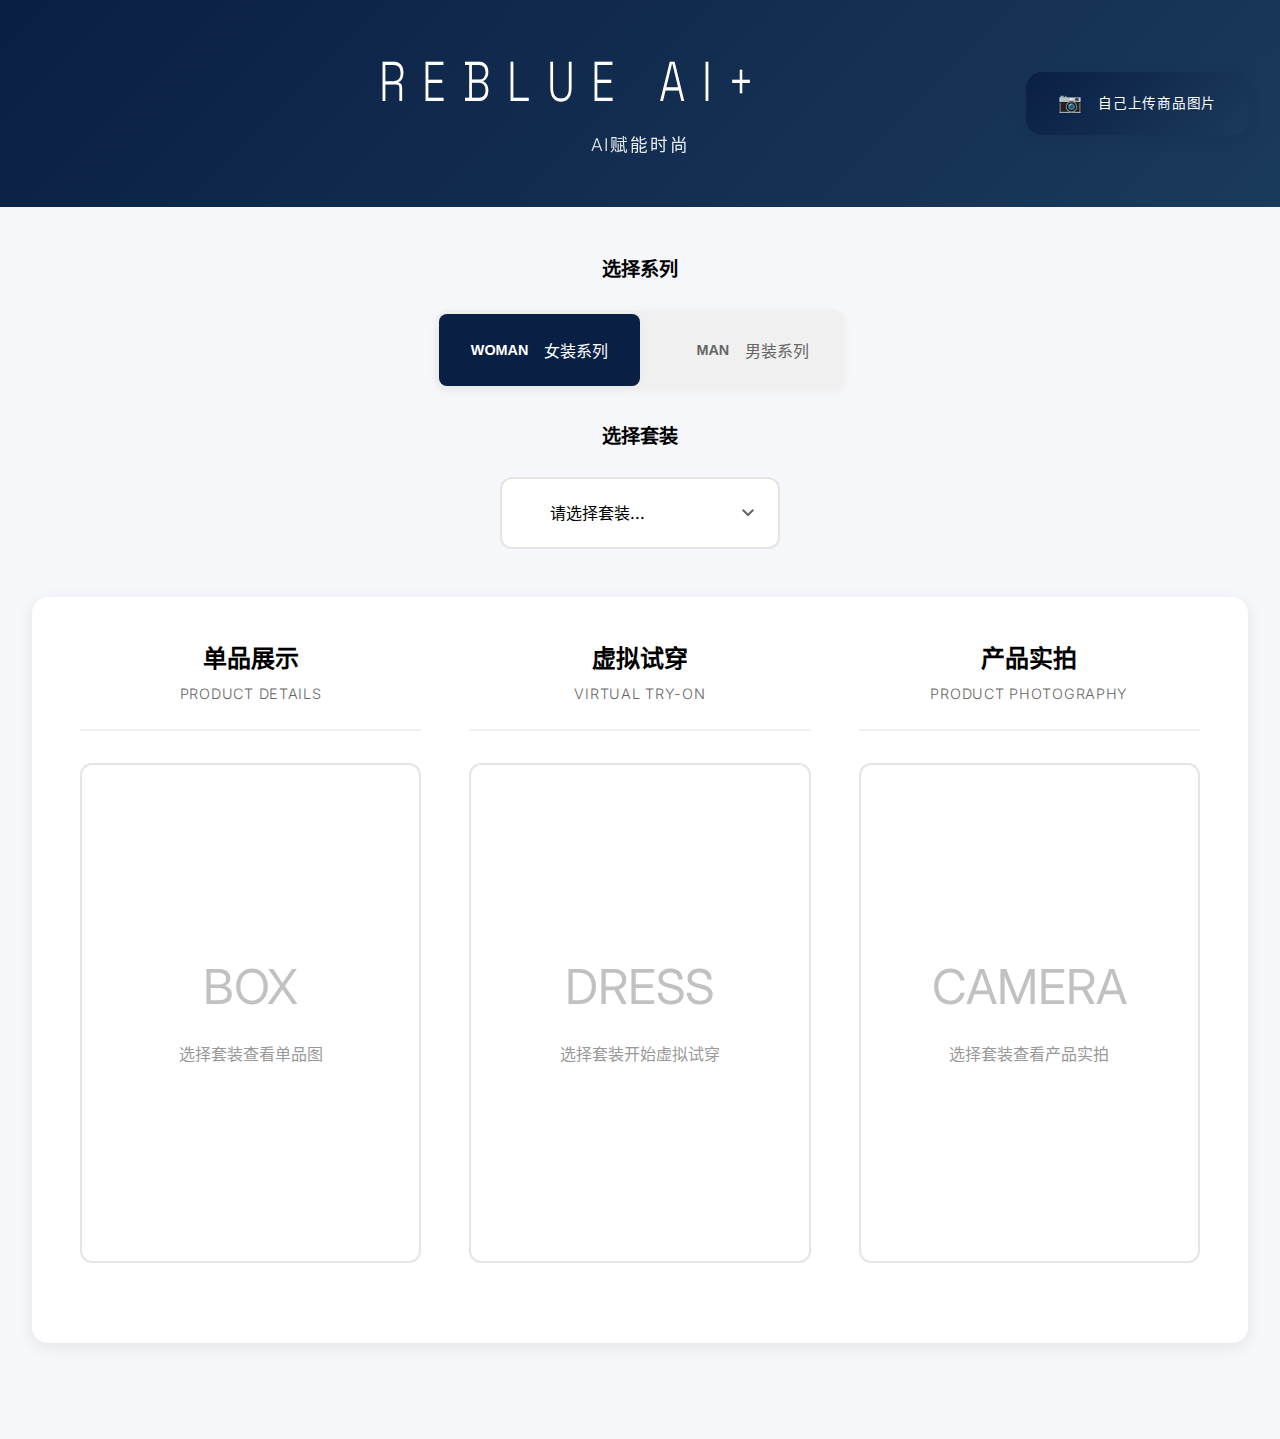
<file: index.html>
<!DOCTYPE html>
<html lang="zh-CN">
<head>
    <meta charset="UTF-8">
    <meta name="viewport" content="width=device-width, initial-scale=1.0">
    <title>REBLUE AI+ | AI赋能时尚</title>
    <link rel="preconnect" href="https://fonts.googleapis.com">
    <link rel="preconnect" href="https://fonts.gstatic.com" crossorigin>
    <link href="https://fonts.googleapis.com/css2?family=Inter:wght@300;400;500;600;700&family=Space+Grotesk:wght@400;500;600;700&family=JetBrains+Mono:wght@400;500&display=swap" rel="stylesheet">
    <link rel="stylesheet" href="styles.css">
</head>
<body>
    <header class="header">
        <div class="header-content">
            <div class="header-left">
                <!-- 左侧预留空间 -->
            </div>
            
            <div class="header-center">
                <h1 class="logo">REBLUE AI+</h1>
                <p class="subtitle">AI赋能时尚</p>
            </div>
            
            <div class="header-right">
                <a href="https://fashn-tryon4.vercel.app/" target="_blank" class="upload-btn">
                    <span class="upload-icon">📷</span>
                    <span class="upload-text">自己上传商品图片</span>
                </a>
            </div>
        </div>
    </header>

    <main class="main-container">
        <!-- 性别选择器 -->
        <div class="gender-selector">
            <div class="gender-container">
                <label class="gender-label">选择系列</label>
                <div class="gender-buttons">
                    <button id="womenBtn" class="gender-btn active" data-gender="women">
                        <span class="btn-icon">WOMAN</span>
                        <span class="btn-text">女装系列</span>
                    </button>
                    <button id="menBtn" class="gender-btn" data-gender="men">
                        <span class="btn-icon">MAN</span>
                        <span class="btn-text">男装系列</span>
                    </button>
                </div>
            </div>
        </div>

        <!-- 套装选择器 -->
        <div class="outfit-selector">
            <div class="selector-container">
                <label for="outfitSelect" class="selector-label">选择套装</label>
                <select id="outfitSelect" class="outfit-dropdown">
                    <option value="">请选择套装...</option>
                    <!-- 套装选项将在这里动态生成 -->
                </select>
            </div>
        </div>

        <!-- 比较区域 -->
        <div class="comparison-area" id="comparisonArea">
            <div class="comparison-grid">
                <!-- 左侧：单品图 -->
                <div class="image-section left-section">
                    <div class="section-header">
                        <h3 class="section-title">单品展示</h3>
                        <p class="section-subtitle">Product Details</p>
                    </div>
                    <div class="image-container">
                        <div class="image-placeholder" id="productImage">
                            <div class="placeholder-content">
                                <div class="placeholder-icon">BOX</div>
                                <p>选择套装查看单品图</p>
                            </div>
                        </div>
                        <div class="image-thumbnails" id="productThumbnails">
                            <!-- 缩略图将在这里显示 -->
                        </div>
                    </div>
                </div>

                <!-- 中间：虚拟试穿 -->
                <div class="image-section center-section">
                    <div class="section-header">
                        <h3 class="section-title">虚拟试穿</h3>
                        <p class="section-subtitle">Virtual Try-On</p>
                    </div>
                    <div class="image-container">
                        <div class="virtual-tryon-container">
                            <!-- 未选择套装时的占位符 -->
                            <div class="image-placeholder virtual-placeholder" id="virtualPlaceholder">
                                <div class="placeholder-content">
                                    <div class="placeholder-icon">DRESS</div>
                                    <p>选择套装开始虚拟试穿</p>
                                </div>
                            </div>
                            
                            <!-- 生成按钮区域 -->
                            <div class="generate-section" id="generateSection" style="display: none;">
                                <button class="generate-btn" id="generateBtn">
                                    <span class="btn-text">START<br>开始生成</span>
                                </button>
                                <p class="generate-note">AI驱动的虚拟试穿技术</p>
                            </div>
                            
                            <!-- 加载动画 -->
                            <div class="loading-container" id="loadingContainer" style="display: none;">
                                <div class="loading-spinner-large">
                                    <div class="spinner-ring"></div>
                                    <div class="spinner-ring"></div>
                                    <div class="spinner-ring"></div>
                                </div>
                                <p class="loading-text">AI正在生成虚拟试穿效果...</p>
                                <div class="progress-bar">
                                    <div class="progress-fill" id="progressFill"></div>
                                </div>
                            </div>
                            
                            <!-- 虚拟试穿结果 -->
                            <div class="virtual-result" id="virtualResult" style="display: none;">
                                <div class="image-placeholder" id="virtualImage">
                                    <!-- 生成的虚拟试穿图片将显示在这里 -->
                                </div>
                                <button class="regenerate-btn" id="regenerateBtn">
                                    <span class="btn-text">START<br>重新生成</span>
                                </button>
                            </div>
                        </div>
                    </div>
                </div>

                <!-- 右侧：产品实拍 -->
                <div class="image-section right-section">
                    <div class="section-header">
                        <h3 class="section-title">产品实拍</h3>
                        <p class="section-subtitle">Product Photography</p>
                    </div>
                    <div class="image-container">
                        <div class="image-placeholder" id="lookbookImage">
                            <div class="placeholder-content">
                                <div class="placeholder-icon">CAMERA</div>
                                <p>选择套装查看产品实拍</p>
                            </div>
                        </div>
                        <div class="image-thumbnails" id="lookbookThumbnails">
                            <!-- 缩略图将在这里显示 -->
                        </div>
                    </div>
                </div>
            </div>
        </div>

    </main>

    <!-- 加载状态 -->
    <div class="loading-overlay" id="loadingOverlay">
        <div class="loading-spinner">
            <div class="spinner"></div>
            <p>加载中...</p>
        </div>
    </div>

    <!-- 图片预览模态框 -->
    <div class="image-modal" id="imageModal">
        <div class="modal-overlay" id="modalOverlay"></div>
        <div class="modal-content">
            <button class="modal-close" id="modalClose">×</button>
            <img class="modal-image" id="modalImage" alt="图片预览">
            <div class="modal-nav">
                <button class="modal-nav-btn" id="modalPrev">‹</button>
                <button class="modal-nav-btn" id="modalNext">›</button>
            </div>
        </div>
    </div>

    <script src="script.js"></script>
</body>
</html>
</file>
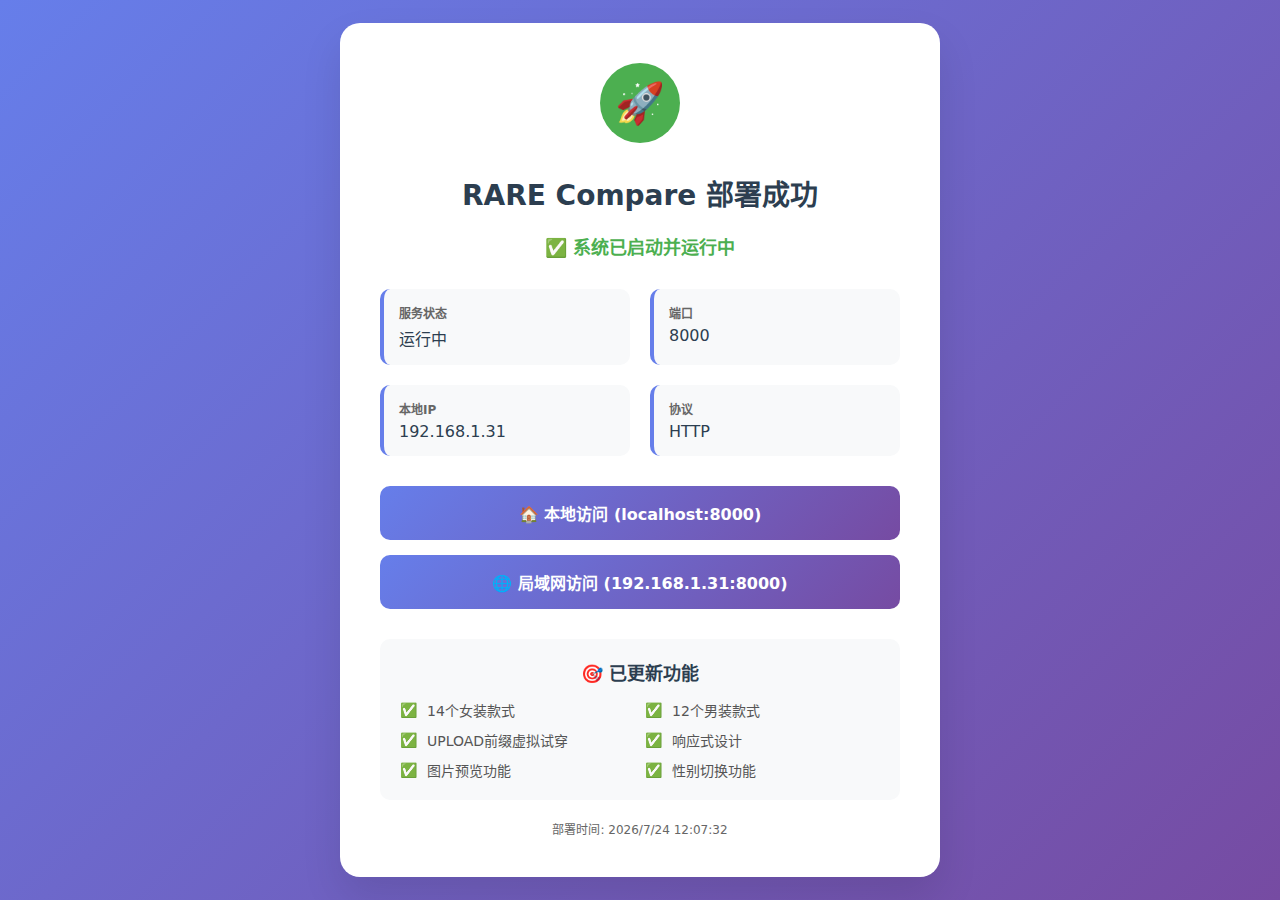
<file: deployment-status.html>
<!DOCTYPE html>
<html lang="zh-CN">
<head>
    <meta charset="UTF-8">
    <meta name="viewport" content="width=device-width, initial-scale=1.0">
    <title>RARE Compare - 部署状态</title>
    <style>
        * {
            margin: 0;
            padding: 0;
            box-sizing: border-box;
        }
        
        body {
            font-family: -apple-system, BlinkMacSystemFont, 'Segoe UI', system-ui, sans-serif;
            background: linear-gradient(135deg, #667eea 0%, #764ba2 100%);
            min-height: 100vh;
            display: flex;
            align-items: center;
            justify-content: center;
            color: #333;
        }
        
        .container {
            background: white;
            border-radius: 20px;
            padding: 40px;
            box-shadow: 0 20px 40px rgba(0, 0, 0, 0.1);
            max-width: 600px;
            width: 90%;
            text-align: center;
        }
        
        .status-icon {
            width: 80px;
            height: 80px;
            background: #4CAF50;
            border-radius: 50%;
            display: flex;
            align-items: center;
            justify-content: center;
            margin: 0 auto 30px;
            font-size: 40px;
            color: white;
        }
        
        h1 {
            font-size: 28px;
            margin-bottom: 20px;
            color: #2c3e50;
        }
        
        .status-text {
            font-size: 18px;
            color: #4CAF50;
            font-weight: 600;
            margin-bottom: 30px;
        }
        
        .info-grid {
            display: grid;
            grid-template-columns: 1fr 1fr;
            gap: 20px;
            margin-bottom: 30px;
            text-align: left;
        }
        
        .info-item {
            background: #f8f9fa;
            padding: 15px;
            border-radius: 10px;
            border-left: 4px solid #667eea;
        }
        
        .info-label {
            font-size: 12px;
            color: #666;
            text-transform: uppercase;
            font-weight: 600;
            margin-bottom: 5px;
        }
        
        .info-value {
            font-size: 16px;
            color: #2c3e50;
            font-weight: 500;
        }
        
        .access-links {
            display: grid;
            gap: 15px;
            margin-bottom: 30px;
        }
        
        .access-link {
            display: block;
            padding: 15px 25px;
            background: linear-gradient(135deg, #667eea 0%, #764ba2 100%);
            color: white;
            text-decoration: none;
            border-radius: 10px;
            font-weight: 600;
            transition: transform 0.2s, box-shadow 0.2s;
        }
        
        .access-link:hover {
            transform: translateY(-2px);
            box-shadow: 0 10px 20px rgba(102, 126, 234, 0.3);
        }
        
        .features {
            background: #f8f9fa;
            padding: 20px;
            border-radius: 10px;
            margin-bottom: 20px;
        }
        
        .features h3 {
            color: #2c3e50;
            margin-bottom: 15px;
            font-size: 18px;
        }
        
        .feature-list {
            display: grid;
            grid-template-columns: repeat(auto-fit, minmax(200px, 1fr));
            gap: 10px;
            text-align: left;
        }
        
        .feature-item {
            display: flex;
            align-items: center;
            color: #555;
            font-size: 14px;
        }
        
        .feature-item::before {
            content: "✅";
            margin-right: 10px;
        }
        
        .timestamp {
            color: #666;
            font-size: 12px;
            margin-top: 20px;
        }
        
        @media (max-width: 768px) {
            .info-grid {
                grid-template-columns: 1fr;
            }
            
            .container {
                padding: 20px;
            }
        }
    </style>
</head>
<body>
    <div class="container">
        <div class="status-icon">🚀</div>
        
        <h1>RARE Compare 部署成功</h1>
        <div class="status-text">✅ 系统已启动并运行中</div>
        
        <div class="info-grid">
            <div class="info-item">
                <div class="info-label">服务状态</div>
                <div class="info-value">运行中</div>
            </div>
            <div class="info-item">
                <div class="info-label">端口</div>
                <div class="info-value">8000</div>
            </div>
            <div class="info-item">
                <div class="info-label">本地IP</div>
                <div class="info-value">192.168.1.31</div>
            </div>
            <div class="info-item">
                <div class="info-label">协议</div>
                <div class="info-value">HTTP</div>
            </div>
        </div>
        
        <div class="access-links">
            <a href="http://localhost:8000" class="access-link">
                🏠 本地访问 (localhost:8000)
            </a>
            <a href="http://192.168.1.31:8000" class="access-link">
                🌐 局域网访问 (192.168.1.31:8000)
            </a>
        </div>
        
        <div class="features">
            <h3>🎯 已更新功能</h3>
            <div class="feature-list">
                <div class="feature-item">14个女装款式</div>
                <div class="feature-item">12个男装款式</div>
                <div class="feature-item">UPLOAD前缀虚拟试穿</div>
                <div class="feature-item">响应式设计</div>
                <div class="feature-item">图片预览功能</div>
                <div class="feature-item">性别切换功能</div>
            </div>
        </div>
        
        <div class="timestamp">
            部署时间: <span id="timestamp"></span>
        </div>
    </div>
    
    <script>
        // 显示当前时间
        document.getElementById('timestamp').textContent = new Date().toLocaleString('zh-CN');
        
        // 定期检查服务器状态
        function checkServerStatus() {
            fetch('/')
                .then(response => {
                    if (response.ok) {
                        document.querySelector('.status-text').textContent = '✅ 系统已启动并运行中';
                        document.querySelector('.status-icon').style.background = '#4CAF50';
                    }
                })
                .catch(() => {
                    document.querySelector('.status-text').textContent = '❌ 服务器连接失败';
                    document.querySelector('.status-icon').style.background = '#f44336';
                });
        }
        
        // 每30秒检查一次状态
        setInterval(checkServerStatus, 30000);
        checkServerStatus();
    </script>
</body>
</html>
</file>
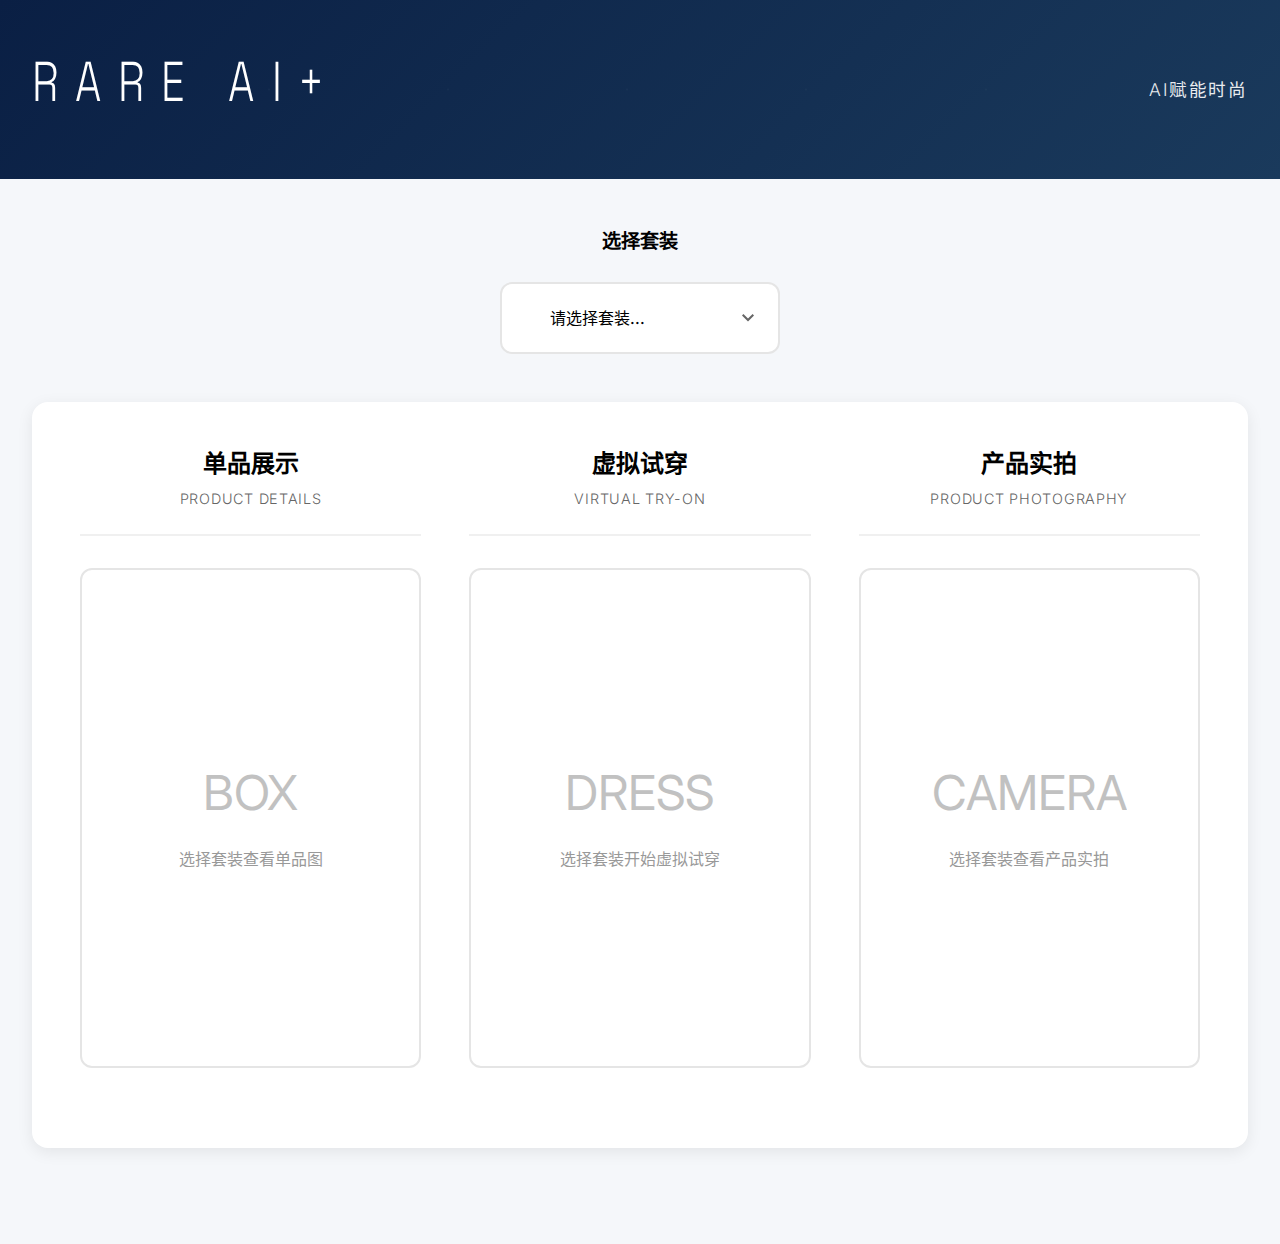
<file: test_page.html>
<!DOCTYPE html>
<html lang="zh-CN">
<head>
    <meta charset="UTF-8">
    <meta name="viewport" content="width=device-width, initial-scale=1.0">
    <title>RARE AI+ | AI赋能时尚</title>
    <link rel="preconnect" href="https://fonts.googleapis.com">
    <link rel="preconnect" href="https://fonts.gstatic.com" crossorigin>
    <link href="https://fonts.googleapis.com/css2?family=Inter:wght@300;400;500;600;700&family=Space+Grotesk:wght@400;500;600;700&family=JetBrains+Mono:wght@400;500&display=swap" rel="stylesheet">
    <link rel="stylesheet" href="styles.css">
</head>
<body>
    <header class="header">
        <div class="header-content">
            <h1 class="logo">RARE AI+</h1>
            <p class="subtitle">AI赋能时尚</p>
        </div>
    </header>

    <main class="main-container">
        <!-- 套装选择器 -->
        <div class="outfit-selector">
            <div class="selector-container">
                <label for="outfitSelect" class="selector-label">选择套装</label>
                <select id="outfitSelect" class="outfit-dropdown">
                    <option value="">请选择套装...</option>
                    <!-- 套装选项将在这里动态生成 -->
                </select>
            </div>
        </div>

        <!-- 比较区域 -->
        <div class="comparison-area" id="comparisonArea">
            <div class="comparison-grid">
                <!-- 左侧：单品图 -->
                <div class="image-section left-section">
                    <div class="section-header">
                        <h3 class="section-title">单品展示</h3>
                        <p class="section-subtitle">Product Details</p>
                    </div>
                    <div class="image-container">
                        <div class="image-placeholder" id="productImage">
                            <div class="placeholder-content">
                                <div class="placeholder-icon">BOX</div>
                                <p>选择套装查看单品图</p>
                            </div>
                        </div>
                        <div class="image-thumbnails" id="productThumbnails">
                            <!-- 缩略图将在这里显示 -->
                        </div>
                    </div>
                </div>

                <!-- 中间：虚拟试穿 -->
                <div class="image-section center-section">
                    <div class="section-header">
                        <h3 class="section-title">虚拟试穿</h3>
                        <p class="section-subtitle">Virtual Try-On</p>
                    </div>
                    <div class="image-container">
                        <div class="virtual-tryon-container">
                            <!-- 未选择套装时的占位符 -->
                            <div class="image-placeholder virtual-placeholder" id="virtualPlaceholder">
                                <div class="placeholder-content">
                                    <div class="placeholder-icon">DRESS</div>
                                    <p>选择套装开始虚拟试穿</p>
                                </div>
                            </div>
                            
                            <!-- 生成按钮区域 -->
                            <div class="generate-section" id="generateSection" style="display: none;">
                                <button class="generate-btn" id="generateBtn">
                                    <span class="btn-icon">STAR</span>
                                    <span class="btn-text">开始生成</span>
                                </button>
                                <p class="generate-note">AI驱动的虚拟试穿技术</p>
                            </div>
                            
                            <!-- 加载动画 -->
                            <div class="loading-container" id="loadingContainer" style="display: none;">
                                <div class="loading-spinner-large">
                                    <div class="spinner-ring"></div>
                                    <div class="spinner-ring"></div>
                                    <div class="spinner-ring"></div>
                                </div>
                                <p class="loading-text">AI正在生成虚拟试穿效果...</p>
                                <div class="progress-bar">
                                    <div class="progress-fill" id="progressFill"></div>
                                </div>
                            </div>
                            
                            <!-- 虚拟试穿结果 -->
                            <div class="virtual-result" id="virtualResult" style="display: none;">
                                <div class="image-placeholder" id="virtualImage">
                                    <!-- 生成的虚拟试穿图片将显示在这里 -->
                                </div>
                                <button class="regenerate-btn" id="regenerateBtn">
                                    <span class="btn-icon">REFRESH</span>
                                    <span class="btn-text">重新生成</span>
                                </button>
                            </div>
                        </div>
                    </div>
                </div>

                <!-- 右侧：产品实拍 -->
                <div class="image-section right-section">
                    <div class="section-header">
                        <h3 class="section-title">产品实拍</h3>
                        <p class="section-subtitle">Product Photography</p>
                    </div>
                    <div class="image-container">
                        <div class="image-placeholder" id="lookbookImage">
                            <div class="placeholder-content">
                                <div class="placeholder-icon">CAMERA</div>
                                <p>选择套装查看产品实拍</p>
                            </div>
                        </div>
                        <div class="image-thumbnails" id="lookbookThumbnails">
                            <!-- 缩略图将在这里显示 -->
                        </div>
                    </div>
                </div>
            </div>
        </div>

        <!-- 当前选中的套装信息 -->
        <div class="outfit-info" id="outfitInfo" style="display: none;">
            <div class="info-content">
                <h3 class="outfit-name" id="outfitName"></h3>
                <div class="outfit-details">
                    <span class="detail-item">
                        <span class="detail-label">产品编号：</span>
                        <span class="detail-value" id="outfitCode"></span>
                    </span>
                </div>
            </div>
        </div>
    </main>

    <!-- 加载状态 -->
    <div class="loading-overlay" id="loadingOverlay">
        <div class="loading-spinner">
            <div class="spinner"></div>
            <p>加载中...</p>
        </div>
    </div>

    <script src="script.js"></script>
</body>
</html>
</file>
<file: styles.css>
/* 重置样式 */
* {
    margin: 0;
    padding: 0;
    box-sizing: border-box;
}

/* CSS 变量 - 时尚配色方案 */
:root {
    /* 主色调 - 深蓝色高级感 */
    --color-primary: #0a1f44;
    --color-secondary: #1a3a5c;
    --color-tertiary: #2d4a6a;
    --color-background: #f5f7fa;
    --color-surface: #ffffff;
    --color-border: #e5e5e5;
    --color-border-light: #f0f0f0;
    
    /* 文字颜色 */
    --color-text-primary: #000000;
    --color-text-secondary: #666666;
    --color-text-tertiary: #999999;
    --color-text-white: #ffffff;
    
    /* 强调色 - 黑白灰方案 */
    --color-accent: #333333;
    --color-accent-light: #666666;
    
    /* 阴影 */
    --shadow-sm: 0 2px 8px rgba(0, 0, 0, 0.04);
    --shadow-md: 0 4px 16px rgba(0, 0, 0, 0.08);
    --shadow-lg: 0 8px 32px rgba(0, 0, 0, 0.12);
    
    /* 间距 */
    --spacing-xs: 0.5rem;
    --spacing-sm: 1rem;
    --spacing-md: 1.5rem;
    --spacing-lg: 2rem;
    --spacing-xl: 3rem;
    --spacing-xxl: 4rem;
    
    /* 圆角 */
    --radius-sm: 4px;
    --radius-md: 8px;
    --radius-lg: 12px;
    --radius-xl: 16px;
}

/* 基础样式 */
body {
    font-family: 'Inter', -apple-system, BlinkMacSystemFont, 'Segoe UI', Roboto, sans-serif;
    line-height: 1.6;
    color: var(--color-text-primary);
    background-color: var(--color-background);
    font-weight: 400;
    -webkit-font-smoothing: antialiased;
    -moz-osx-font-smoothing: grayscale;
}

/* 标题字体 */
h1, h2, h3 {
    font-family: 'Space Grotesk', -apple-system, BlinkMacSystemFont, 'Segoe UI', Roboto, sans-serif;
    font-weight: 600;
    line-height: 1.2;
}

/* 头部样式 */
.header {
    background: linear-gradient(135deg, var(--color-primary) 0%, var(--color-secondary) 100%);
    color: var(--color-text-white);
    padding: var(--spacing-xl) 0;
    text-align: center;
    position: relative;
    overflow: hidden;
}

.header::before {
    content: '';
    position: absolute;
    top: 0;
    left: 0;
    right: 0;
    bottom: 0;
    background: url('data:image/svg+xml,<svg xmlns="http://www.w3.org/2000/svg" viewBox="0 0 100 100"><defs><pattern id="grain" width="100" height="100" patternUnits="userSpaceOnUse"><circle cx="50" cy="50" r="0.5" fill="white" opacity="0.1"/></pattern></defs><rect width="100" height="100" fill="url(%23grain)"/></svg>');
    opacity: 0.3;
}

.header-content {
    position: relative;
    z-index: 1;
    display: flex;
    align-items: center;
    justify-content: space-between;
    max-width: 1600px;
    margin: 0 auto;
    padding: 0 var(--spacing-lg);
}

/* Header布局 - 三列结构 */
.header-left,
.header-right {
    flex: 1;
    display: flex;
    align-items: center;
}

.header-left {
    justify-content: flex-start;
}

.header-right {
    justify-content: flex-end;
}

.header-center {
    flex: 0 0 auto;
    text-align: center;
}

.logo {
    font-size: 3.5rem;
    font-weight: 200;
    letter-spacing: 0.4em;
    margin-bottom: var(--spacing-sm);
    text-transform: uppercase;
    font-stretch: condensed;
    transform: scaleX(0.75);
    transform-origin: left center;
    text-rendering: optimizeLegibility;
}

.subtitle {
    font-size: 1.1rem;
    font-weight: 300;
    letter-spacing: 0.1em;
    opacity: 0.9;
}

/* 上传按钮样式 - 时尚美观设计 */
.upload-btn {
    background: linear-gradient(135deg, var(--color-primary), var(--color-secondary));
    border: none;
    color: var(--color-text-white);
    padding: var(--spacing-sm) var(--spacing-lg);
    border-radius: var(--radius-xl);
    font-size: 0.9rem;
    font-weight: 500;
    font-family: 'Space Grotesk', sans-serif;
    cursor: pointer;
    display: flex;
    align-items: center;
    gap: var(--spacing-sm);
    text-decoration: none;
    transition: all 0.3s cubic-bezier(0.4, 0, 0.2, 1);
    letter-spacing: 0.05em;
    box-shadow: var(--shadow-md);
    position: relative;
    overflow: hidden;
}

.upload-btn::before {
    content: '';
    position: absolute;
    top: 0;
    left: -100%;
    width: 100%;
    height: 100%;
    background: linear-gradient(90deg, transparent, rgba(255,255,255,0.2), transparent);
    transition: left 0.5s;
}

.upload-btn:hover::before {
    left: 100%;
}

.upload-btn:hover {
    transform: translateY(-2px);
    box-shadow: var(--shadow-lg);
    background: linear-gradient(135deg, var(--color-secondary), var(--color-primary));
}

.upload-btn:active {
    transform: translateY(0);
    box-shadow: var(--shadow-sm);
}

.upload-icon {
    font-size: 1.2rem;
    filter: drop-shadow(0 1px 2px rgba(0,0,0,0.1));
}

.upload-text {
    font-size: 0.85rem;
    font-weight: 500;
    white-space: nowrap;
}

/* 主容器 */
.main-container {
    max-width: 1600px;
    margin: 0 auto;
    padding: var(--spacing-xl) var(--spacing-lg);
}

/* 性别选择器 */
.gender-selector {
    margin-bottom: var(--spacing-lg);
    display: flex;
    justify-content: center;
}

.gender-container {
    display: flex;
    flex-direction: column;
    align-items: center;
    gap: var(--spacing-md);
}

.gender-label {
    font-size: 1.2rem;
    font-weight: 600;
    color: var(--color-text-primary);
    font-family: 'Space Grotesk', sans-serif;
}

.gender-buttons {
    display: flex;
    gap: var(--spacing-md);
    background: var(--color-border-light);
    padding: 4px;
    border-radius: var(--radius-lg);
    box-shadow: var(--shadow-sm);
}

.gender-btn {
    background: transparent;
    border: none;
    border-radius: var(--radius-md);
    padding: var(--spacing-md) var(--spacing-lg);
    font-size: 1rem;
    font-weight: 500;
    cursor: pointer;
    transition: all 0.3s ease;
    display: flex;
    align-items: center;
    gap: var(--spacing-sm);
    color: var(--color-text-secondary);
    min-width: 120px;
    justify-content: center;
}

.gender-btn.active {
    background: var(--color-primary);
    color: var(--color-text-white);
    box-shadow: var(--shadow-sm);
}

.gender-btn:hover:not(.active) {
    background: var(--color-secondary);
    color: var(--color-text-white);
}

.gender-btn .btn-icon {
    font-size: 0.9rem;
    font-weight: 600;
}

.gender-btn .btn-text {
    font-family: 'Space Grotesk', sans-serif;
}

/* 套装选择器 */
.outfit-selector {
    margin-bottom: var(--spacing-xl);
    display: flex;
    justify-content: center;
}

.selector-container {
    display: flex;
    flex-direction: column;
    align-items: center;
    gap: var(--spacing-md);
}

.selector-label {
    font-size: 1.2rem;
    font-weight: 600;
    color: var(--color-text-primary);
    font-family: 'Space Grotesk', sans-serif;
}

.outfit-dropdown {
    appearance: none;
    -webkit-appearance: none;
    -moz-appearance: none;
    background: var(--color-surface);
    border: 2px solid var(--color-border);
    border-radius: var(--radius-lg);
    padding: var(--spacing-md) var(--spacing-xl);
    font-size: 1rem;
    font-family: 'Inter', sans-serif;
    font-weight: 500;
    color: var(--color-text-primary);
    min-width: 280px;
    cursor: pointer;
    transition: all 0.3s cubic-bezier(0.4, 0, 0.2, 1);
    position: relative;
    background-image: url("data:image/svg+xml;charset=utf8,%3Csvg xmlns='http://www.w3.org/2000/svg' width='12' height='8' viewBox='0 0 12 8'%3E%3Cpath fill='%23666' d='M1.41 0L6 4.59 10.59 0 12 1.41l-6 6-6-6z'/%3E%3C/svg%3E");
    background-repeat: no-repeat;
    background-position: right var(--spacing-md) center;
    background-size: 12px;
    padding-right: calc(var(--spacing-xl) + 20px);
}

.outfit-dropdown:hover {
    border-color: var(--color-primary);
    box-shadow: var(--shadow-sm);
}

.outfit-dropdown:focus {
    outline: none;
    border-color: var(--color-accent);
    box-shadow: 0 0 0 3px rgba(255, 71, 87, 0.1);
}

.outfit-dropdown option {
    padding: var(--spacing-sm);
    font-weight: 400;
}

/* 比较区域 */
.comparison-area {
    background: var(--color-surface);
    border-radius: var(--radius-xl);
    padding: var(--spacing-xl);
    box-shadow: var(--shadow-md);
    margin-bottom: var(--spacing-xl);
}

/* 虚拟试穿容器 - 与其他列完全一致的flex行为 */
.virtual-tryon-container {
    display: flex;
    flex-direction: column;
    flex: 1; /* 确保占满父容器 */
    position: relative;
}

/* 确保中间列的image-container与左右列完全一致 */
.center-section .image-container {
    flex: 1;
    display: flex;
    flex-direction: column;
}

/* 生成按钮区域 - 简化样式 */
.generate-section {
    display: flex;
    flex-direction: column;
    align-items: center;
    justify-content: center;
    background: transparent; /* 透明背景 */
    border: 2px solid var(--color-border);
    border-radius: var(--radius-lg);
    margin: 0;
    padding: var(--spacing-md);
    height: 100%;
    min-height: 500px;
    max-height: 500px;
    box-sizing: border-box;
    flex: 1;
}

.generate-btn {
    background: var(--color-primary);
    color: var(--color-text-white);
    border: 2px solid var(--color-primary);
    border-radius: var(--radius-lg);
    padding: var(--spacing-lg) var(--spacing-xl);
    font-size: 1.1rem;
    font-weight: 400;
    cursor: pointer;
    transition: all 0.3s cubic-bezier(0.4, 0, 0.2, 1);
    display: flex;
    align-items: center;
    gap: var(--spacing-sm);
    box-shadow: var(--shadow-md);
    position: relative;
    overflow: hidden;
}

.generate-btn::before {
    content: '';
    position: absolute;
    top: 0;
    left: -100%;
    width: 100%;
    height: 100%;
    background: linear-gradient(90deg, transparent, rgba(255, 255, 255, 0.3), transparent);
    transition: left 0.5s;
}

.generate-btn:hover::before {
    left: 100%;
}

.generate-btn:hover {
    background: var(--color-secondary);
    color: var(--color-text-primary);
    border-color: var(--color-secondary);
    transform: translateY(-2px);
    box-shadow: var(--shadow-lg);
}

.generate-btn:active {
    transform: translateY(0);
}

.btn-icon {
    font-size: 1.2rem;
}

.btn-text {
    font-family: 'Space Grotesk', sans-serif;
}

.generate-note {
    margin-top: var(--spacing-md);
    font-size: 0.9rem;
    color: var(--color-text-secondary);
    font-style: italic;
}

/* 加载动画容器 - 简化样式 */
.loading-container {
    display: flex;
    flex-direction: column;
    align-items: center;
    justify-content: center;
    background: transparent; /* 透明背景 */
    border: 2px solid var(--color-border);
    border-radius: var(--radius-lg);
    margin: 0;
    padding: var(--spacing-md);
    height: 100%;
    min-height: 500px;
    max-height: 500px;
    box-sizing: border-box;
    flex: 1;
}

.loading-spinner-large {
    position: relative;
    width: 80px;
    height: 80px;
    margin-bottom: var(--spacing-lg);
}

.spinner-ring {
    position: absolute;
    width: 100%;
    height: 100%;
    border: 3px solid transparent;
    border-radius: 50%;
    animation: spin-ring 2s linear infinite;
}

.spinner-ring:nth-child(1) {
    border-top-color: var(--color-accent);
    animation-delay: 0s;
}

.spinner-ring:nth-child(2) {
    border-top-color: var(--color-accent-light);
    animation-delay: -0.7s;
    transform: scale(0.8);
}

.spinner-ring:nth-child(3) {
    border-top-color: var(--color-primary);
    animation-delay: -1.4s;
    transform: scale(0.6);
}

@keyframes spin-ring {
    0% {
        transform: rotate(0deg);
    }
    100% {
        transform: rotate(360deg);
    }
}

.loading-text {
    font-size: 1.1rem;
    color: var(--color-text-primary);
    margin-bottom: var(--spacing-lg);
    font-weight: 500;
}

/* 进度条 */
.progress-bar {
    width: 200px;
    height: 4px;
    background: var(--color-border-light);
    border-radius: 2px;
    overflow: hidden;
}

.progress-fill {
    height: 100%;
    background: var(--color-primary);
    border-radius: 2px;
    width: 0%;
    transition: width 0.3s ease;
}

/* 虚拟试穿结果 */
.virtual-result {
    display: flex;
    flex-direction: column;
    height: 100%;
}

/* 虚拟试穿结果继承通用image-placeholder样式 */

.regenerate-btn {
    background: var(--color-surface);
    border: 2px solid var(--color-border);
    color: var(--color-text-primary);
    border-radius: var(--radius-md);
    padding: var(--spacing-sm) var(--spacing-md);
    font-size: 0.9rem;
    font-weight: 500;
    cursor: pointer;
    transition: all 0.3s ease;
    display: flex;
    align-items: center;
    gap: var(--spacing-xs);
    align-self: center;
    margin-top: var(--spacing-md);
}

.regenerate-btn:hover {
    border-color: var(--color-accent);
    color: var(--color-accent);
    transform: translateY(-1px);
    box-shadow: var(--shadow-sm);
}

.comparison-grid {
    display: grid;
    grid-template-columns: 1fr 1fr 1fr;
    gap: var(--spacing-xl);
    height: 650px; /* 固定高度，确保完全一致 */
    align-items: stretch;
}

/* 强制确保三列完全对齐 */
.left-section, .center-section, .right-section {
    display: flex;
    flex-direction: column;
    height: 100%;
}

.left-section .image-container,
.center-section .image-container, 
.right-section .image-container {
    display: flex;
    flex-direction: column;
    flex: 1;
    min-height: 500px;
}

/* 图片区域 - 确保所有三列完全一致 */
.image-section {
    display: flex;
    flex-direction: column;
    height: 100%;
    min-height: 600px; /* 强制最小高度确保一致性 */
}

.section-header {
    text-align: center;
    margin-bottom: var(--spacing-lg);
    padding-bottom: var(--spacing-md);
    border-bottom: 2px solid var(--color-border-light);
}

.section-title {
    font-size: 1.5rem;
    margin-bottom: var(--spacing-xs);
    color: var(--color-text-primary);
}

.section-subtitle {
    font-size: 0.9rem;
    color: var(--color-text-secondary);
    font-weight: 300;
    letter-spacing: 0.05em;
    text-transform: uppercase;
}

.image-container {
    flex: 1;
    display: flex;
    flex-direction: column;
    min-height: 500px; /* 确保所有容器有相同的最小高度 */
}

/* 简化的图片容器 - 去掉灰色背景框，只保留外部边框 */
.image-placeholder {
    flex: 1;
    display: flex;
    align-items: center;
    justify-content: center;
    /* 移除灰色背景 */
    border: 2px solid var(--color-border);
    border-radius: var(--radius-lg);
    margin: 0; /* 去掉边距，让容器填满整个区域 */
    height: 100%;
    min-height: 500px;
    max-height: 500px; /* 固定最大高度，确保一致性 */
    position: relative;
    overflow: hidden;
    padding: 0; /* 去掉内边距 */
    box-sizing: border-box;
    cursor: pointer;
    background: transparent; /* 透明背景 */
}

/* 虚拟试穿占位符继承通用样式，无需特殊设置 */
.virtual-placeholder {
    /* 继承 .image-placeholder 的所有样式 */
}

/* 虚拟试穿图片 - 与其他图片保持完全一致 */
.center-section .main-image {
    /* 继承通用的main-image样式，无特殊处理 */
}

.placeholder-content {
    text-align: center;
    color: var(--color-text-tertiary);
}

.placeholder-icon {
    font-size: 3rem;
    margin-bottom: var(--spacing-sm);
    opacity: 0.6;
}

.placeholder-content p {
    font-size: 1rem;
    margin-bottom: var(--spacing-xs);
}

.placeholder-note {
    font-size: 0.8rem !important;
    color: var(--color-accent) !important;
    font-weight: 500;
    font-style: italic;
}

/* 主图片显示 - 自适应填充，保持比例 */
.main-image {
    width: 100%;
    height: 100%;
    object-fit: cover; /* 填充整个容器 */
    object-position: center; /* 居中显示 */
    border-radius: var(--radius-lg);
    transition: transform 0.3s ease;
    display: block;
}

.main-image:hover {
    /* 保持简洁，无特殊效果 */
}

/* 左侧单品图片 - 保持原比例不放大 */
.left-section .main-image {
    object-fit: contain; /* 保持比例，完整显示图片，不裁剪 */
    object-position: center; /* 居中显示 */
}

/* 男装图片特殊样式 - 保持完整图片显示 */
.main-image.mens-image {
    object-fit: contain; /* 保持比例，完整显示图片，不裁剪 */
    object-position: center; /* 居中显示 */
}

/* 缩略图 - 简化样式 */
.image-thumbnails {
    display: flex;
    gap: var(--spacing-sm);
    justify-content: center;
    align-items: center;
    flex-wrap: wrap;
    min-height: 60px;
    margin: var(--spacing-sm) 0;
    padding: var(--spacing-xs);
    background: transparent; /* 移除背景 */
}

.thumbnail {
    max-width: 60px;
    max-height: 60px;
    width: auto;
    height: auto;
    object-fit: contain;
    border-radius: var(--radius-sm);
    border: 2px solid var(--color-border-light);
    cursor: pointer;
    transition: all 0.2s ease;
    opacity: 0.7;
    display: block;
}

.thumbnail:hover {
    opacity: 1;
    border-color: var(--color-primary);
}

.thumbnail.active {
    border-color: var(--color-accent);
    opacity: 1;
    box-shadow: 0 0 0 2px rgba(255, 71, 87, 0.2);
}


/* 加载状态 */
.loading-overlay {
    position: fixed;
    top: 0;
    left: 0;
    width: 100%;
    height: 100%;
    background: rgba(255, 255, 255, 0.9);
    display: flex;
    align-items: center;
    justify-content: center;
    z-index: 1000;
    opacity: 0;
    visibility: hidden;
    transition: all 0.3s ease;
}

.loading-overlay.active {
    opacity: 1;
    visibility: visible;
}

.loading-spinner {
    text-align: center;
}

.spinner {
    width: 50px;
    height: 50px;
    border: 3px solid var(--color-border);
    border-top: 3px solid var(--color-accent);
    border-radius: 50%;
    animation: spin 1s linear infinite;
    margin: 0 auto var(--spacing-md);
}

@keyframes spin {
    0% { transform: rotate(0deg); }
    100% { transform: rotate(360deg); }
}

/* 响应式设计 */
@media (max-width: 1200px) {
    .comparison-grid {
        gap: var(--spacing-lg);
    }
    
    .main-container {
        padding: var(--spacing-lg) var(--spacing-md);
    }
}

@media (max-width: 768px) {
    .header-content {
        flex-direction: column;
        gap: var(--spacing-md);
        padding: var(--spacing-md);
    }
    
    .header-left,
    .header-right {
        flex: none;
        width: 100%;
        justify-content: center;
    }
    
    .header-center {
        order: -1; /* 标题在最上面 */
    }
    
    .upload-btn {
        padding: var(--spacing-sm) var(--spacing-md);
        font-size: 0.8rem;
    }
    
    .upload-text {
        display: none; /* 小屏幕隐藏文字，只显示图标 */
    }
    
    .logo {
        font-size: 2.5rem;
        font-weight: 200;
        letter-spacing: 0.3em;
        transform: scaleX(0.75);
    }
    
    .gender-buttons {
        flex-direction: column;
        gap: var(--spacing-sm);
    }
    
    .gender-btn {
        min-width: 200px;
    }
    
    .comparison-grid {
        grid-template-columns: 1fr;
        gap: var(--spacing-lg);
    }
    
    .outfit-dropdown {
        min-width: 250px;
        font-size: 0.9rem;
    }
    
    .selector-label {
        font-size: 1.1rem;
    }
    
    .outfit-details {
        flex-direction: column;
        gap: var(--spacing-sm);
    }
    
    .image-placeholder {
        min-height: 300px;
    }
}

@media (max-width: 480px) {
    .logo {
        font-size: 2rem;
        font-weight: 200;
        letter-spacing: 0.25em;
        transform: scaleX(0.75);
    }
    
    .selector-label {
        font-size: 1rem;
    }
    
    .outfit-dropdown {
        min-width: 200px;
        font-size: 0.85rem;
        padding: var(--spacing-sm) var(--spacing-md);
    }
    
    .section-title {
        font-size: 1.2rem;
    }
    
    .main-container {
        padding: var(--spacing-md) var(--spacing-sm);
    }
    
    .comparison-area {
        padding: var(--spacing-lg);
    }
}

/* 滚动条样式 */
::-webkit-scrollbar {
    width: 8px;
}

::-webkit-scrollbar-track {
    background: var(--color-border-light);
}

::-webkit-scrollbar-thumb {
    background: var(--color-border);
    border-radius: 4px;
}

::-webkit-scrollbar-thumb:hover {
    background: var(--color-text-secondary);
}

/* 选择禁用样式 */
.image-placeholder,
.thumbnail,
.main-image {
    user-select: none;
    -webkit-user-drag: none;
}

/* 动画优化 */
* {
    will-change: auto;
}

.outfit-card,
.thumbnail,
.main-image {
    will-change: transform;
}

/* 图片预览模态框 */
.image-modal {
    position: fixed;
    top: 0;
    left: 0;
    width: 100%;
    height: 100%;
    z-index: 1000;
    display: none;
    opacity: 0;
    transition: opacity 0.3s ease;
}

.image-modal.active {
    display: flex;
    opacity: 1;
}

.modal-overlay {
    position: absolute;
    top: 0;
    left: 0;
    width: 100%;
    height: 100%;
    background: rgba(0, 0, 0, 0.9);
    cursor: pointer;
}

.modal-content {
    position: relative;
    margin: auto;
    max-width: 90vw;
    max-height: 90vh;
    display: flex;
    align-items: center;
    justify-content: center;
}

.modal-image {
    max-width: 90vw;
    max-height: 90vh;
    object-fit: contain;
    border-radius: var(--radius-lg);
    box-shadow: var(--shadow-lg);
    background: white; /* 为图片添加白色背景 */
    padding: 8px; /* 轻微内边距 */
}

.modal-close {
    position: fixed;
    top: 20px;
    right: 20px;
    background: rgba(0, 0, 0, 0.7);
    border: 2px solid rgba(255, 255, 255, 0.3);
    color: white;
    font-size: 1.5rem;
    width: 44px;
    height: 44px;
    border-radius: 50%;
    cursor: pointer;
    display: flex;
    align-items: center;
    justify-content: center;
    transition: all 0.2s ease;
    z-index: 1001;
    font-weight: 300;
}

.modal-close:hover {
    background: rgba(0, 0, 0, 0.9);
    border-color: rgba(255, 255, 255, 0.6);
    transform: scale(1.1);
}

.modal-nav {
    position: absolute;
    top: 50%;
    transform: translateY(-50%);
    width: 100%;
    display: flex;
    justify-content: space-between;
    pointer-events: none;
}

.modal-nav-btn {
    background: rgba(0, 0, 0, 0.7);
    border: 2px solid rgba(255, 255, 255, 0.3);
    color: white;
    font-size: 1.8rem;
    width: 50px;
    height: 50px;
    border-radius: 50%;
    cursor: pointer;
    display: flex;
    align-items: center;
    justify-content: center;
    transition: all 0.2s ease;
    pointer-events: auto;
    margin: 0 20px;
    font-weight: 300;
}

.modal-nav-btn:hover {
    background: rgba(0, 0, 0, 0.9);
    border-color: rgba(255, 255, 255, 0.6);
    transform: scale(1.1);
}

.modal-nav-btn:disabled {
    opacity: 0.3;
    cursor: not-allowed;
    transform: none;
}

/* 打印样式 */
@media print {
    .outfit-selector,
    .loading-overlay,
    .image-modal {
        display: none;
    }
    
    .comparison-area {
        box-shadow: none;
        border: 1px solid var(--color-border);
    }
}
</file>
